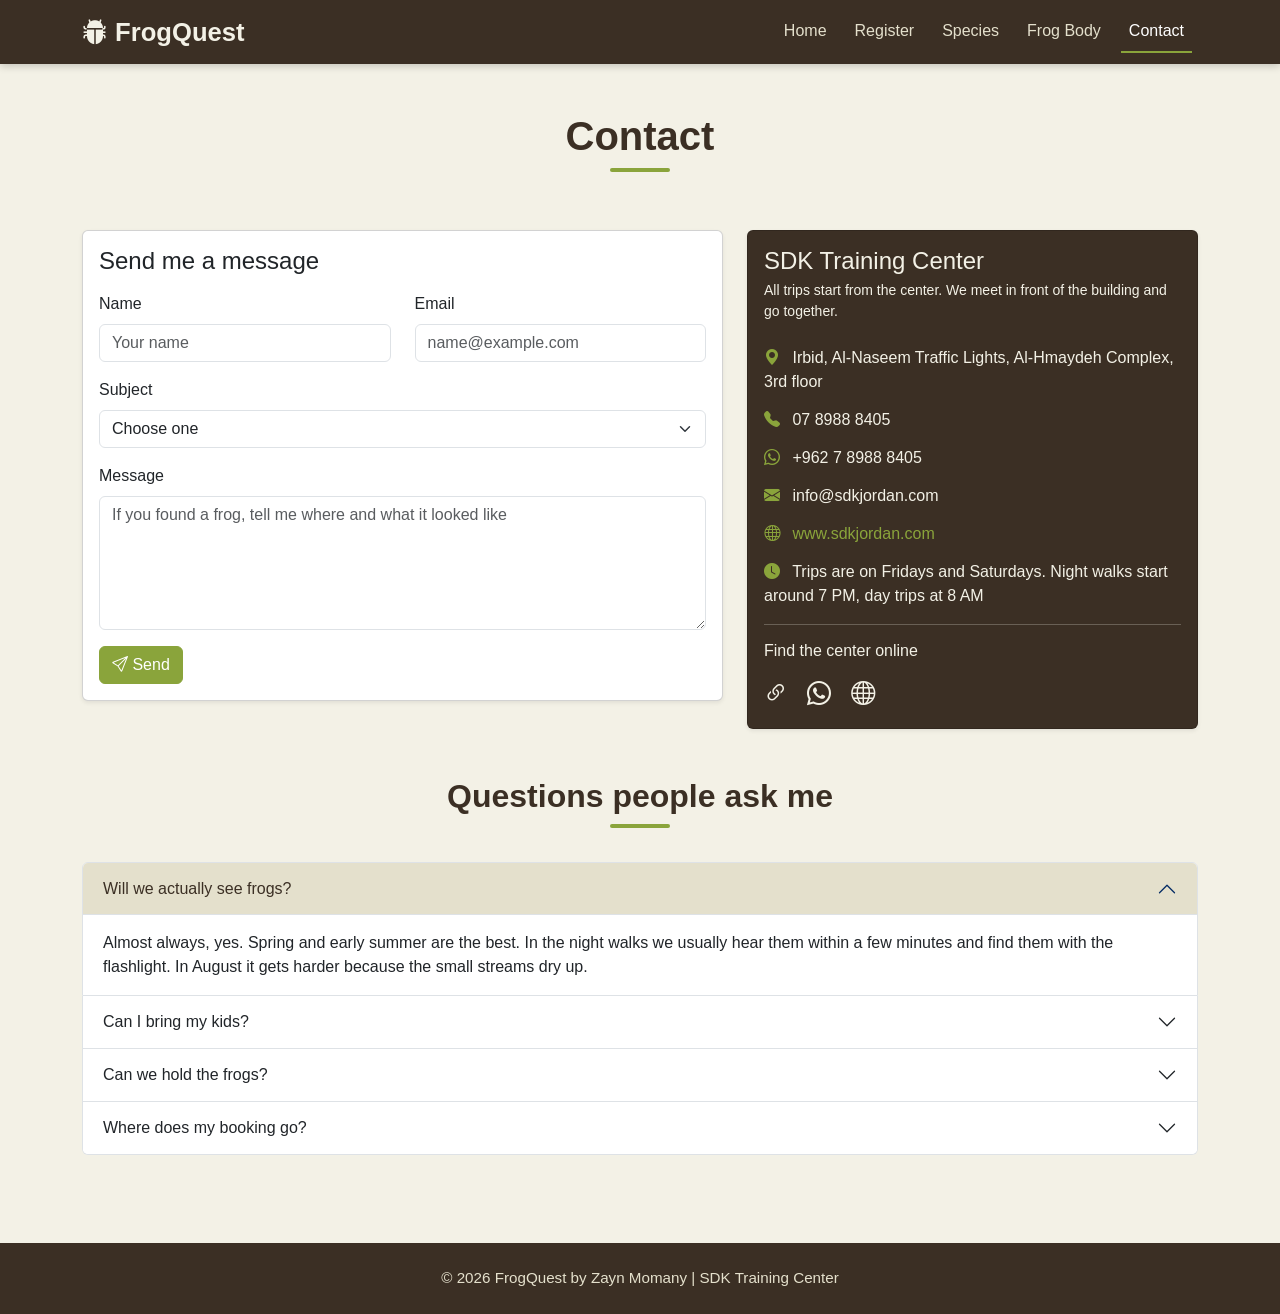
<file: contact.html>
<!DOCTYPE html>
<html lang="en">
<head>
  <meta charset="UTF-8">
  <meta name="viewport" content="width=device-width, initial-scale=1.0">
  <title>FrogQuest | Contact</title>
  <link href="https://cdn.jsdelivr.net/npm/bootstrap@5.3.3/dist/css/bootstrap.min.css" rel="stylesheet">
  <link href="https://cdn.jsdelivr.net/npm/bootstrap-icons@1.11.3/font/bootstrap-icons.css" rel="stylesheet">
  <link rel="stylesheet" href="style.css">
</head>
<body>

  <header>
    <nav class="navbar navbar-expand-lg navbar-dark main-navbar">
      <div class="container">
        <a class="navbar-brand" href="index.html"><i class="bi bi-bug-fill"></i> FrogQuest</a>
        <button class="navbar-toggler" type="button" data-bs-toggle="collapse" data-bs-target="#mainNav">
          <span class="navbar-toggler-icon"></span>
        </button>
        <div class="collapse navbar-collapse" id="mainNav">
          <ul class="navbar-nav ms-auto">
            <li class="nav-item"><a class="nav-link" href="index.html">Home</a></li>
            <li class="nav-item"><a class="nav-link" href="register.html">Register</a></li>
            <li class="nav-item"><a class="nav-link" href="gallery.html">Species</a></li>
            <li class="nav-item"><a class="nav-link" href="anatomy.html">Frog Body</a></li>
            <li class="nav-item"><a class="nav-link active" href="contact.html">Contact</a></li>
          </ul>
        </div>
      </div>
    </nav>
  </header>

  <main class="container py-5">
    <h1 class="section-title text-center mb-5">Contact</h1>

    <div class="row g-4 mb-5">

      <section class="col-lg-7">
        <div class="card shadow-sm">
          <div class="card-body">
            <h4 class="card-title mb-3">Send me a message</h4>

            <div id="contactAlert"></div>

            <form id="contactForm" novalidate>
              <div class="row">
                <div class="col-md-6 mb-3">
                  <label for="contactName" class="form-label">Name</label>
                  <input type="text" class="form-control" id="contactName" placeholder="Your name">
                </div>
                <div class="col-md-6 mb-3">
                  <label for="contactEmail" class="form-label">Email</label>
                  <input type="email" class="form-control" id="contactEmail" placeholder="name@example.com">
                </div>
              </div>

              <div class="mb-3">
                <label for="contactSubject" class="form-label">Subject</label>
                <select class="form-select" id="contactSubject">
                  <option value="">Choose one</option>
                  <option value="Question about a trip">Question about a trip</option>
                  <option value="I found a frog">I found a frog, what is it?</option>
                  <option value="Feedback">Something about the site</option>
                </select>
              </div>

              <div class="mb-3">
                <label for="contactMessage" class="form-label">Message</label>
                <textarea class="form-control" id="contactMessage" rows="5" placeholder="If you found a frog, tell me where and what it looked like"></textarea>
              </div>

              <button type="submit" class="btn btn-primary">
                <i class="bi bi-send"></i> Send
              </button>
            </form>
          </div>
        </div>
      </section>

      <section class="col-lg-5">
        <div class="card info-card shadow-sm h-100">
          <div class="card-body">
            <h4 class="card-title mb-1">SDK Training Center</h4>
            <p class="small mb-4">All trips start from the center. We meet in front of the building and go together.</p>
            <ul class="list-unstyled contact-list">
              <li><i class="bi bi-geo-alt-fill"></i> Irbid, Al-Naseem Traffic Lights, Al-Hmaydeh Complex, 3rd floor</li>
              <li><i class="bi bi-telephone-fill"></i> 07 8988 8405</li>
              <li><i class="bi bi-whatsapp"></i> +962 7 8988 8405</li>
              <li><i class="bi bi-envelope-fill"></i> info@sdkjordan.com</li>
              <li><i class="bi bi-globe"></i> <a href="http://www.sdkjordan.com/" target="_blank" class="info-link">www.sdkjordan.com</a></li>
              <li><i class="bi bi-clock-fill"></i> Trips are on Fridays and Saturdays. Night walks start around 7 PM, day trips at 8 AM</li>
            </ul>
            <hr>
            <h6 class="mb-3">Find the center online</h6>
            <a href="https://heylink.me/sdk_training_center" target="_blank" class="social-link"><i class="bi bi-link-45deg"></i></a>
            <a href="https://wa.me/962789888405" target="_blank" class="social-link"><i class="bi bi-whatsapp"></i></a>
            <a href="http://www.sdkjordan.com/" target="_blank" class="social-link"><i class="bi bi-globe"></i></a>
          </div>
        </div>
      </section>

    </div>

    <section>
      <h2 class="section-title text-center mb-4">Questions people ask me</h2>
      <div class="accordion" id="faqAccordion">

        <div class="accordion-item">
          <h2 class="accordion-header">
            <button class="accordion-button" type="button" data-bs-toggle="collapse" data-bs-target="#faq1">
              Will we actually see frogs?
            </button>
          </h2>
          <div id="faq1" class="accordion-collapse collapse show" data-bs-parent="#faqAccordion">
            <div class="accordion-body">
              Almost always, yes. Spring and early summer are the best. In the night walks we usually hear them within a few minutes and find them with the flashlight. In August it gets harder because the small streams dry up.
            </div>
          </div>
        </div>

        <div class="accordion-item">
          <h2 class="accordion-header">
            <button class="accordion-button collapsed" type="button" data-bs-toggle="collapse" data-bs-target="#faq2">
              Can I bring my kids?
            </button>
          </h2>
          <div id="faq2" class="accordion-collapse collapse" data-bs-parent="#faqAccordion">
            <div class="accordion-body">
              Yes, from 8 years old and up, with a parent. The Wetland Day Trip is the easiest one. The Jordan Valley hike has some climbing so it's better for older kids.
            </div>
          </div>
        </div>

        <div class="accordion-item">
          <h2 class="accordion-header">
            <button class="accordion-button collapsed" type="button" data-bs-toggle="collapse" data-bs-target="#faq3">
              Can we hold the frogs?
            </button>
          </h2>
          <div id="faq3" class="accordion-collapse collapse" data-bs-parent="#faqAccordion">
            <div class="accordion-body">
              Only with wet hands and only for a few seconds. Frog skin absorbs whatever is on your hands, so no sunscreen or bug spray before touching. Mostly we look, take photos, and put them back exactly where we found them.
            </div>
          </div>
        </div>

        <div class="accordion-item">
          <h2 class="accordion-header">
            <button class="accordion-button collapsed" type="button" data-bs-toggle="collapse" data-bs-target="#faq4">
              Where does my booking go?
            </button>
          </h2>
          <div id="faq4" class="accordion-collapse collapse" data-bs-parent="#faqAccordion">
            <div class="accordion-body">
              Right now it's saved in your browser only (LocalStorage), because this is a training project without a server. Message me or WhatsApp the center after booking so I actually see it.
            </div>
          </div>
        </div>

      </div>
    </section>
  </main>

  <footer class="main-footer text-center py-4">
    <div class="container">
      <p class="mb-0">&copy; 2026 FrogQuest by Zayn Momany | SDK Training Center</p>
    </div>
  </footer>

  <script src="https://cdn.jsdelivr.net/npm/bootstrap@5.3.3/dist/js/bootstrap.bundle.min.js"></script>
  <script src="script.js"></script>
</body>
</html>
</file>
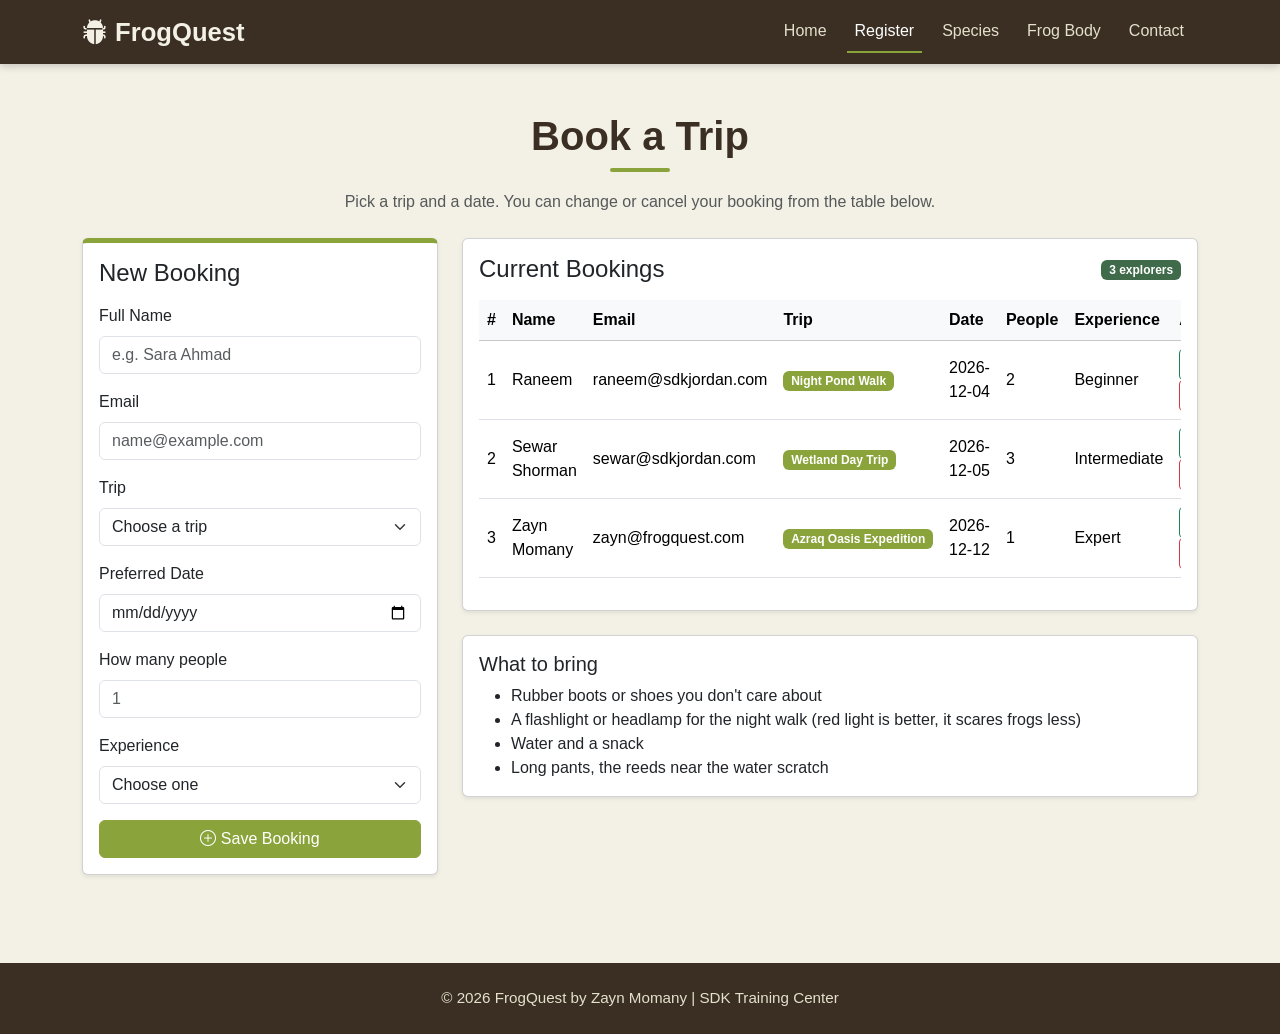
<file: register.html>
<!DOCTYPE html>
<html lang="en">
<head>
  <meta charset="UTF-8">
  <meta name="viewport" content="width=device-width, initial-scale=1.0">
  <title>FrogQuest | Register</title>
  <link href="https://cdn.jsdelivr.net/npm/bootstrap@5.3.3/dist/css/bootstrap.min.css" rel="stylesheet">
  <link href="https://cdn.jsdelivr.net/npm/bootstrap-icons@1.11.3/font/bootstrap-icons.css" rel="stylesheet">
  <link rel="stylesheet" href="style.css">
</head>
<body>

  <header>
    <nav class="navbar navbar-expand-lg navbar-dark main-navbar">
      <div class="container">
        <a class="navbar-brand" href="index.html"><i class="bi bi-bug-fill"></i> FrogQuest</a>
        <button class="navbar-toggler" type="button" data-bs-toggle="collapse" data-bs-target="#mainNav">
          <span class="navbar-toggler-icon"></span>
        </button>
        <div class="collapse navbar-collapse" id="mainNav">
          <ul class="navbar-nav ms-auto">
            <li class="nav-item"><a class="nav-link" href="index.html">Home</a></li>
            <li class="nav-item"><a class="nav-link active" href="register.html">Register</a></li>
            <li class="nav-item"><a class="nav-link" href="gallery.html">Species</a></li>
            <li class="nav-item"><a class="nav-link" href="anatomy.html">Frog Body</a></li>
            <li class="nav-item"><a class="nav-link" href="contact.html">Contact</a></li>
          </ul>
        </div>
      </div>
    </nav>
  </header>

  <main class="container py-5">

    <h1 class="section-title text-center mb-2">Book a Trip</h1>
    <p class="text-center text-muted mb-4">Pick a trip and a date. You can change or cancel your booking from the table below.</p>

    <div id="alertBox"></div>

    <div class="row g-4">

      <section class="col-lg-4">
        <div class="card form-card shadow-sm">
          <div class="card-body">
            <h4 class="card-title mb-3" id="formTitle">New Booking</h4>

            <form id="registerForm" novalidate>

              <input type="hidden" id="explorerId">

              <div class="mb-3">
                <label for="explorerName" class="form-label">Full Name</label>
                <input type="text" class="form-control" id="explorerName" placeholder="e.g. Sara Ahmad">
              </div>

              <div class="mb-3">
                <label for="explorerEmail" class="form-label">Email</label>
                <input type="email" class="form-control" id="explorerEmail" placeholder="name@example.com">
              </div>

              <div class="mb-3">
                <label for="explorerTrip" class="form-label">Trip</label>
                <select class="form-select" id="explorerTrip">
                  <option value="">Choose a trip</option>
                  <option value="Night Pond Walk">Night Pond Walk (2 hours, easy)</option>
                  <option value="Wetland Day Trip">Wetland Day Trip (half day, families ok)</option>
                  <option value="Azraq Oasis Expedition">Azraq Oasis Expedition (full day)</option>
                  <option value="Jordan Valley Stream Hike">Jordan Valley Stream Hike (full day, some climbing)</option>
                </select>
              </div>

              <div class="mb-3">
                <label for="explorerDate" class="form-label">Preferred Date</label>
                <input type="date" class="form-control" id="explorerDate">
              </div>

              <div class="mb-3">
                <label for="explorerGroup" class="form-label">How many people</label>
                <input type="number" class="form-control" id="explorerGroup" min="1" max="10" placeholder="1">
              </div>

              <div class="mb-3">
                <label for="explorerLevel" class="form-label">Experience</label>
                <select class="form-select" id="explorerLevel">
                  <option value="">Choose one</option>
                  <option value="Beginner">Never looked for frogs before</option>
                  <option value="Intermediate">Found a few on my own</option>
                  <option value="Expert">I know my species</option>
                </select>
              </div>

              <div class="d-grid gap-2">
                <button type="submit" class="btn btn-primary" id="saveBtn">
                  <i class="bi bi-plus-circle"></i> Save Booking
                </button>
                <button type="button" class="btn btn-outline-secondary d-none" id="cancelBtn">
                  Cancel Edit
                </button>
              </div>
            </form>
          </div>
        </div>
      </section>

      <section class="col-lg-8">
        <div class="card shadow-sm">
          <div class="card-body">
            <div class="d-flex justify-content-between align-items-center mb-3">
              <h4 class="card-title mb-0">Current Bookings</h4>
              <span class="badge bg-pond" id="explorerCount">0 explorers</span>
            </div>

            <div class="table-responsive">
              <table class="table table-hover align-middle">
                <thead class="table-light">
                  <tr>
                    <th>#</th>
                    <th>Name</th>
                    <th>Email</th>
                    <th>Trip</th>
                    <th>Date</th>
                    <th>People</th>
                    <th>Experience</th>
                    <th>Actions</th>
                  </tr>
                </thead>
                <tbody id="explorersTableBody"></tbody>
              </table>
            </div>

            <p class="text-center text-muted py-4 d-none" id="emptyMessage">
              <i class="bi bi-inbox fs-1 d-block mb-2"></i>
              Nobody has booked yet. You could be the first.
            </p>
          </div>
        </div>

        <div class="card mt-4 shadow-sm">
          <div class="card-body">
            <h5 class="card-title">What to bring</h5>
            <ul class="mb-0">
              <li>Rubber boots or shoes you don't care about</li>
              <li>A flashlight or headlamp for the night walk (red light is better, it scares frogs less)</li>
              <li>Water and a snack</li>
              <li>Long pants, the reeds near the water scratch</li>
            </ul>
          </div>
        </div>
      </section>

    </div>
  </main>

  <footer class="main-footer text-center py-4">
    <div class="container">
      <p class="mb-0">&copy; 2026 FrogQuest by Zayn Momany | SDK Training Center</p>
    </div>
  </footer>

  <script src="https://cdn.jsdelivr.net/npm/bootstrap@5.3.3/dist/js/bootstrap.bundle.min.js"></script>
  <script src="script.js"></script>
</body>
</html>
</file>
<file: style.css>
:root {
  --sand: #f3f1e6;
  --sand-dark: #e4e0cc;
  --pond: #3f6b4a;
  --pond-dark: #2f5238;
  --moss: #8aa43b;
  --moss-dark: #6f8530;
  --mud: #3b2f24;
  --text: #3a3a3a;
}

body {
  background-color: var(--sand);
  color: var(--text);
  font-family: "Segoe UI", Tahoma, Arial, sans-serif;
}

.section-title {
  color: var(--mud);
  font-weight: 700;
  position: relative;
  padding-bottom: 10px;
  margin-bottom: 20px;
}

.section-title::after {
  content: "";
  display: block;
  width: 60px;
  height: 4px;
  background-color: var(--moss);
  border-radius: 2px;
  margin-top: 8px;
}

.section-title.text-center::after {
  margin-left: auto;
  margin-right: auto;
}

.btn-primary {
  background-color: var(--moss);
  border-color: var(--moss);
  transition: all 0.3s ease;
}

.btn-primary:hover,
.btn-primary:focus {
  background-color: var(--moss-dark);
  border-color: var(--moss-dark);
  transform: translateY(-2px);
  box-shadow: 0 4px 12px rgba(0, 0, 0, 0.15);
}

.bg-moss {
  background-color: var(--moss);
}

.bg-pond {
  background-color: var(--pond);
}

.main-navbar {
  background-color: var(--mud);
  box-shadow: 0 2px 8px rgba(0, 0, 0, 0.2);
}

.main-navbar .navbar-brand {
  font-weight: 800;
  font-size: 1.6rem;
  color: var(--sand);
}

.main-navbar .nav-link {
  color: var(--sand-dark);
  margin: 0 6px;
  transition: color 0.3s ease;
}

.main-navbar .nav-link:hover {
  color: #fff;
}

.main-navbar .nav-link.active {
  color: #fff;
  border-bottom: 2px solid var(--moss);
}

.hero {
  background: linear-gradient(rgba(47, 82, 56, 0.72), rgba(59, 47, 36, 0.82)),
              url("https://commons.wikimedia.org/wiki/Special:FilePath/Red_eyed_tree_frog_edit2.jpg?width=1600") center/cover no-repeat;
  color: #fff;
  padding: 90px 0;
}

.hero .btn-outline-light:hover {
  color: var(--pond-dark);
}

.intro-img {
  transition: transform 0.4s ease;
}

.intro-img:hover {
  transform: scale(1.02);
}

.featured-section {
  background-color: var(--sand-dark);
}

.frog-card,
.part-card {
  border: none;
  border-radius: 12px;
  overflow: hidden;
  transition: transform 0.3s ease, box-shadow 0.3s ease;
}

.frog-card:hover,
.part-card:hover {
  transform: translateY(-8px);
  box-shadow: 0 10px 25px rgba(0, 0, 0, 0.15);
}

.frog-card .card-img-top {
  height: 200px;
  object-fit: cover;
}

.part-icon {
  font-size: 2.5rem;
  color: var(--pond);
  display: block;
}

.fact-box {
  background-color: #fff;
  border-radius: 12px;
  padding: 25px 15px;
  box-shadow: 0 4px 10px rgba(0, 0, 0, 0.08);
  transition: transform 0.3s ease;
}

.fact-box:hover {
  transform: translateY(-5px);
}

.fact-box h3 {
  color: var(--moss-dark);
  font-weight: 800;
  font-size: 2.2rem;
  margin-bottom: 5px;
}

.fact-box p {
  margin: 0;
  color: var(--text);
}

.cta {
  background-color: var(--pond);
  color: #fff;
}

.cta .btn-light {
  color: var(--pond-dark);
  font-weight: 600;
  transition: all 0.3s ease;
}

.cta .btn-light:hover {
  background-color: var(--mud);
  color: #fff;
}

.form-card {
  border-top: 5px solid var(--moss);
}

.table .btn-sm {
  transition: transform 0.2s ease;
}

.table .btn-sm:hover {
  transform: scale(1.1);
}

.gallery-item {
  position: relative;
  overflow: hidden;
  border-radius: 12px;
  box-shadow: 0 4px 10px rgba(0, 0, 0, 0.1);
  margin: 0;
  cursor: pointer;
}

.gallery-item img {
  width: 100%;
  height: 260px;
  object-fit: cover;
  transition: transform 0.5s ease;
}

.gallery-item:hover img {
  transform: scale(1.12);
}

.gallery-item figcaption {
  position: absolute;
  bottom: 0;
  left: 0;
  right: 0;
  background: rgba(59, 47, 36, 0.88);
  color: #fff;
  padding: 12px;
  text-align: center;
  font-size: 0.9rem;
  line-height: 1.5;
  transform: translateY(100%);
  transition: transform 0.4s ease;
}

.gallery-item:hover figcaption {
  transform: translateY(0);
}

.mission-box {
  background-color: var(--pond);
  color: #fff;
}

.table-pond th {
  background-color: var(--pond);
  color: #fff;
}

.bone-list li {
  margin-bottom: 12px;
  line-height: 1.6;
}

.diet-box {
  background-color: var(--sand-dark);
  border-left: 5px solid var(--moss);
  border-radius: 8px;
  padding: 20px;
}

.diet-box h5 {
  color: var(--pond-dark);
  margin-bottom: 12px;
}

.diet-box p {
  margin: 0;
}

.stage-row {
  margin-bottom: 40px;
}

.stage-img {
  width: 100%;
  height: 100%;
  min-height: 260px;
  max-height: 420px;
  object-fit: cover;
  border-radius: 12px;
  box-shadow: 0 4px 12px rgba(0, 0, 0, 0.15);
}

.stage-box {
  background-color: #fff;
  border-radius: 12px;
  border-left: 6px solid var(--moss);
  padding: 22px 24px;
  box-shadow: 0 4px 12px rgba(0, 0, 0, 0.08);
  height: 100%;
}

.stage-title {
  color: var(--mud);
  font-weight: 700;
  margin-bottom: 14px;
}

.stage-number {
  display: inline-block;
  width: 36px;
  height: 36px;
  line-height: 36px;
  text-align: center;
  border-radius: 50%;
  background-color: var(--moss);
  color: #fff;
  font-size: 1rem;
  margin-right: 8px;
}

.stage-facts {
  list-style: none;
  padding: 0;
  margin: 0 0 14px 0;
}

.stage-facts li {
  padding: 6px 0;
  border-bottom: 1px dashed var(--sand-dark);
  font-size: 0.95rem;
  line-height: 1.5;
}

.stage-facts li:last-child {
  border-bottom: none;
}

.stage-facts strong {
  color: var(--pond-dark);
}

.stage-box p {
  margin: 0;
  line-height: 1.7;
  font-size: 0.95rem;
}

.info-card {
  background-color: var(--mud);
  color: var(--sand);
}

.info-link {
  color: var(--moss);
  text-decoration: none;
}

.info-link:hover {
  color: #fff;
  text-decoration: underline;
}

.contact-list li {
  margin-bottom: 14px;
}

.contact-list i {
  color: var(--moss);
  margin-right: 8px;
}

.social-link {
  display: inline-block;
  color: var(--sand);
  font-size: 1.5rem;
  margin-right: 15px;
  transition: color 0.3s ease, transform 0.3s ease;
}

.social-link:hover {
  color: var(--moss);
  transform: scale(1.2);
}

.accordion-button:not(.collapsed) {
  background-color: var(--sand-dark);
  color: var(--mud);
}

.accordion-button:focus {
  box-shadow: 0 0 0 0.25rem rgba(63, 107, 74, 0.3);
}

.main-footer {
  background-color: var(--mud);
  color: var(--sand-dark);
  margin-top: 40px;
  font-size: 0.95rem;
}

@media (max-width: 576px) {
  .hero {
    padding: 50px 0;
  }

  .hero h1 {
    font-size: 2rem;
  }

  .gallery-item img {
    height: 200px;
  }

  .fact-box h3 {
    font-size: 1.7rem;
  }

  .stage-img {
    min-height: 200px;
    max-height: 240px;
  }
}
</file>
